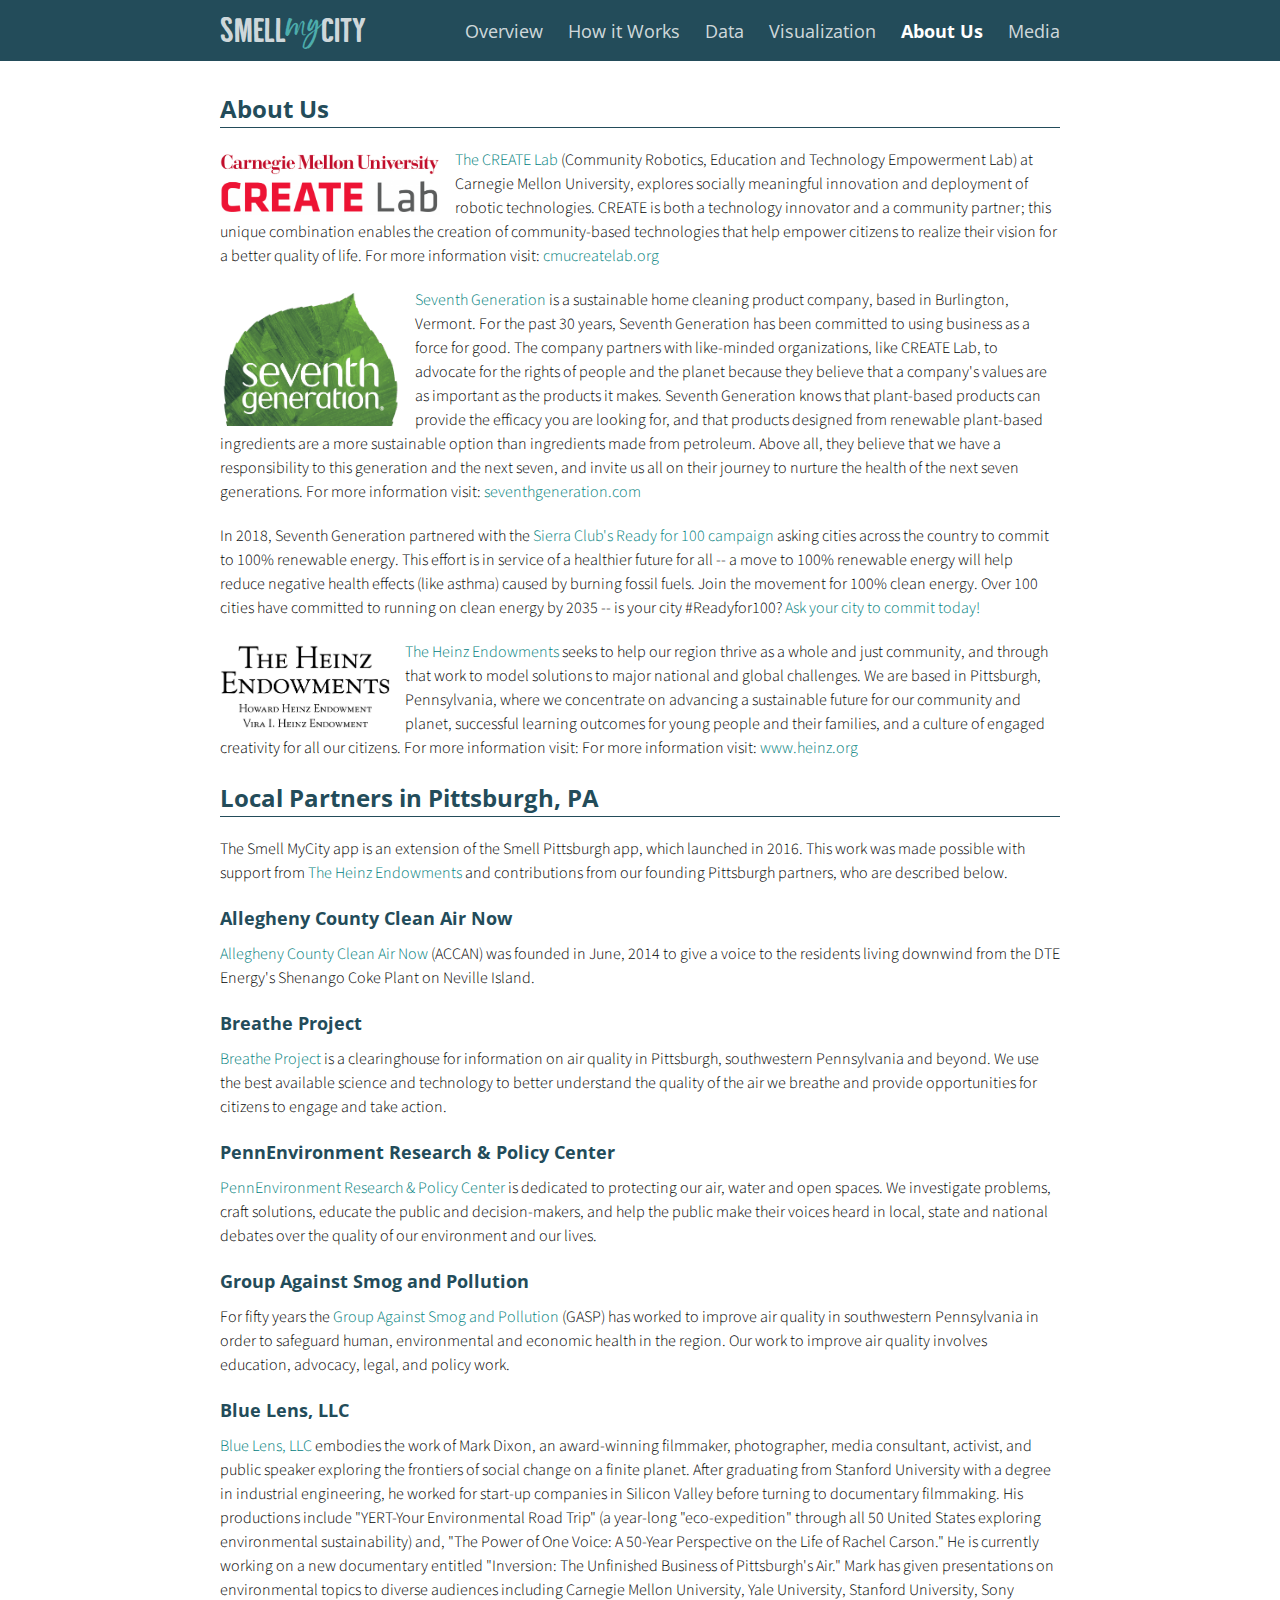
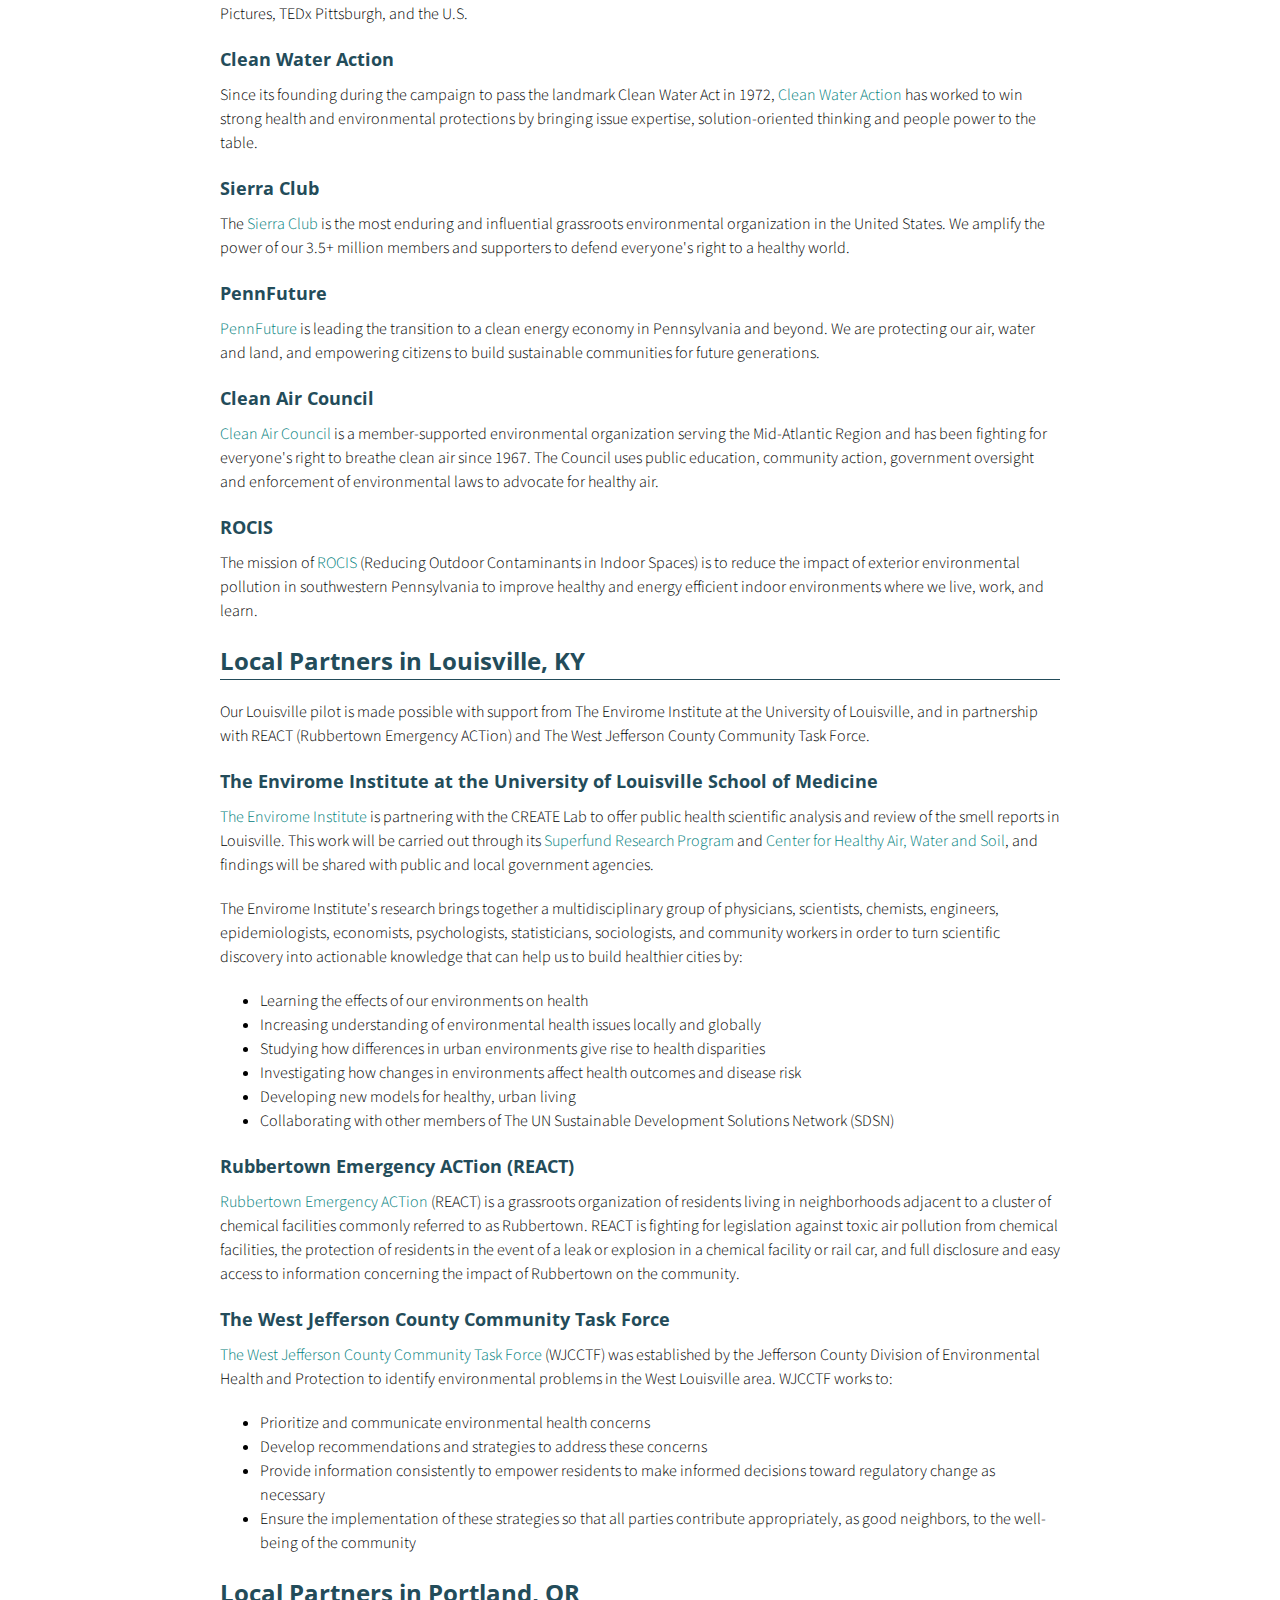
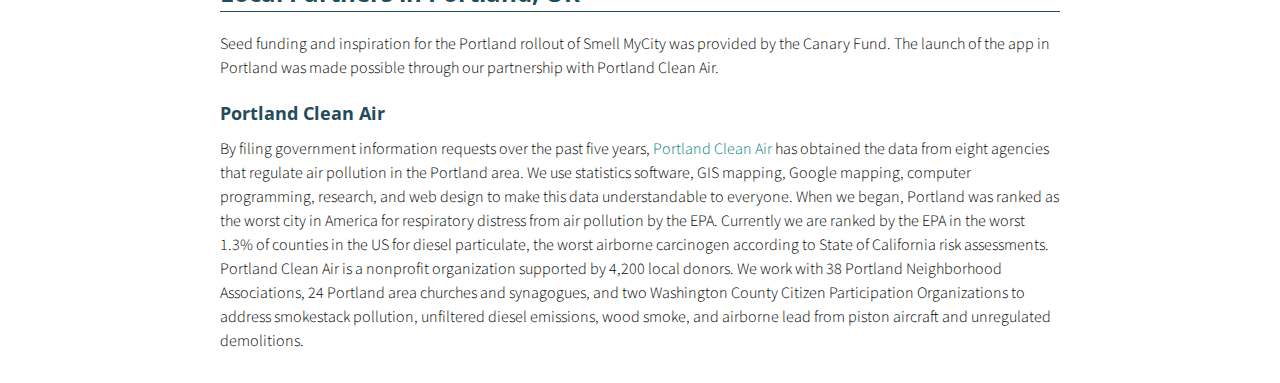
<file: about_us.html>
<!doctype html>
<html>

<head>
  <title>Smell MyCity</title>
  <meta charset="utf-8" name="viewport" content="width=device-width, initial-scale=1">
  <link href="css/frame.css" media="screen" rel="stylesheet" type="text/css" />
  <link href="css/controls.css" media="screen" rel="stylesheet" type="text/css" />
  <link href="css/custom.css" media="screen" rel="stylesheet" type="text/css" />
  <link href='https://fonts.googleapis.com/css?family=Open+Sans:400,700' rel='stylesheet' type='text/css'>
  <link href='https://fonts.googleapis.com/css?family=Open+Sans+Condensed:300,700' rel='stylesheet' type='text/css'>
  <link href="https://fonts.googleapis.com/css?family=Source+Sans+Pro:400,700" rel="stylesheet">
  <script src="https://ajax.googleapis.com/ajax/libs/jquery/3.3.1/jquery.min.js"></script>
  <script src="js/menu.js"></script>
  <style>
    .menu-about-us {
      color: rgb(255, 255, 255) !important;
      opacity: 1 !important;
      font-weight: 700 !important;
    }
  </style>
</head>

<body>
  <div class="menu-container"></div>
  <div class="content-container">
    <div class="content">
      <div class="content-table flex-column">
        <div class="flex-row">
          <div class="flex-item flex-column">
            <h2>About Us</h2>
            <hr>
            <p class="text">
              <img class="image image-wrap-text-1" src="img/create-logo.png">
              <a href="https://cmucreatelab.org/" target="_blank">The CREATE Lab</a> (Community Robotics, Education and Technology Empowerment Lab) at Carnegie Mellon University, explores socially meaningful innovation and deployment of robotic technologies. CREATE is both a technology innovator and a community partner; this unique combination enables the creation of community-based technologies that help empower citizens to realize their vision for a better quality of life.
              For more information visit: <a href="https://cmucreatelab.org/" target="_blank">cmucreatelab.org</a>
            </p>
            <p class="text">
              <img class="image image-wrap-text-2" src="img/7gen-logo.png">
              <a href="https://www.seventhgeneration.com" target="_blank">Seventh Generation</a> is a sustainable home cleaning product company, based in Burlington, Vermont.
              For the past 30 years, Seventh Generation has been committed to using business as a force for good.
              The company partners with like-minded organizations, like CREATE Lab, to advocate for the rights of people and the planet because they believe that a company's values are as important as the products it makes.
              Seventh Generation knows that plant-based products can provide the efficacy you are looking for, and that products designed from renewable plant-based ingredients are a more sustainable option than ingredients made from petroleum.
              Above all, they believe that we have a responsibility to this generation and the next seven, and invite us all on their journey to nurture the health of the next seven generations.
              For more information visit: <a href="https://www.seventhgeneration.com" target="_blank">seventhgeneration.com</a>
            </p>
            <p class="text">
              In 2018, Seventh Generation partnered with the <a href="https://www.sierraclub.org/ready-for-100" target="_blank">Sierra Club's Ready for 100 campaign</a> asking cities across the country to commit to 100% renewable energy.
              This effort is in service of a healthier future for all -- a move to 100% renewable energy will help reduce negative health effects (like asthma) caused by burning fossil fuels.
              Join the movement for 100% clean energy.
              Over 100 cities have committed to running on clean energy by 2035 -- is your city #Readyfor100?
              <a href="https://act.sierraclub.org/actions/National?actionId=AR0032635&id=70131000001LzlBAAS" target="_blank">Ask your city to commit today!</a>
            </p>
            <p class="text">
              <img class="image image-wrap-text-3" src="img/heinz-logo.jpg">
              <a href="http://www.heinz.org" target="_blank">The Heinz Endowments</a> seeks to help our region thrive as a whole and just community, and through that work to model solutions to major national and global challenges.
              We are based in Pittsburgh, Pennsylvania, where we concentrate on advancing a sustainable future for our community and planet, successful learning outcomes for young people and their families, and a culture of engaged creativity for all our citizens.
              For more information visit: For more information visit: <a href="http://www.heinz.org" target="_blank">www.heinz.org</a>
            </p>
            <h2>Local Partners in Pittsburgh, PA</h2>
            <hr>
            <p class="text">
              The Smell MyCity app is an extension of the Smell Pittsburgh app, which launched in 2016. This work was made possible with support from <a href="http://www.heinz.org/" target="_blank">The Heinz Endowments</a> and contributions from our founding Pittsburgh partners, who are described below.
            </p>
            <h3>Allegheny County Clean Air Now</h3>
            <p class="text">
              <a href="http://accan.org/" target="_blank">Allegheny County Clean Air Now</a> (ACCAN) was founded in June, 2014 to give a voice to the residents living downwind from the DTE Energy's Shenango Coke Plant on Neville Island.
            </p>
            <h3>Breathe Project</h3>
            <p class="text">
              <a href="https://breatheproject.org/about/" target="_blank">Breathe Project</a> is a clearinghouse for information on air quality in Pittsburgh, southwestern Pennsylvania and beyond. We use the best available science and technology to better understand the quality of the air we breathe and provide opportunities for citizens to engage and take action.
            </p>
            <h3>PennEnvironment Research & Policy Center</h3>
            <p class="text">
              <a href="https://pennenvironmentcenter.org/" target="_blank">PennEnvironment Research & Policy Center</a> is dedicated to protecting our air, water and open spaces. We investigate problems, craft solutions, educate the public and decision-makers, and help the public make their voices heard in local, state and national debates over the quality of our environment and our lives.
            </p>
            <h3>Group Against Smog and Pollution</h3>
            <p class="text">
              For fifty years the <a href="https://gasp-pgh.org/" target="_blank">Group Against Smog and Pollution</a> (GASP) has worked to improve air quality in southwestern Pennsylvania in order to safeguard human, environmental and economic health in the region. Our work to improve air quality involves education, advocacy, legal, and policy work.
            </p>
            <h3>Blue Lens, LLC</h3>
            <p class="text">
              <a href="http://lens.blue/" target="_blank">Blue Lens, LLC</a> embodies the work of Mark Dixon, an award-winning filmmaker, photographer, media consultant, activist, and public speaker exploring the frontiers of social change on a finite planet. After graduating from Stanford University with a degree in industrial engineering, he worked for start-up companies in Silicon Valley before turning to documentary filmmaking. His productions include "YERT-Your Environmental Road Trip" (a
              year-long "eco-expedition" through all 50 United States exploring environmental sustainability) and, "The Power of One Voice: A 50-Year Perspective on the Life of Rachel Carson." He is currently working on a new documentary entitled "Inversion: The Unfinished Business of Pittsburgh's Air." Mark has given presentations on environmental topics to diverse audiences including Carnegie Mellon University, Yale University, Stanford University, Sony Pictures, TEDx Pittsburgh, and the U.S.
            </p>
            <h3>Clean Water Action</h3>
            <p class="text">
              Since its founding during the campaign to pass the landmark Clean Water Act in 1972, <a href="https://www.cleanwateraction.org/" target="_blank">Clean Water Action</a> has worked to win strong health and environmental protections by bringing issue expertise, solution-oriented thinking and people power to the table.
            </p>
            <h3>Sierra Club</h3>
            <p class="text">
              The <a href="https://www.sierraclub.org/home" target="_blank">Sierra Club</a> is the most enduring and influential grassroots environmental organization in the United States. We amplify the power of our 3.5+ million members and supporters to defend everyone's right to a healthy world.
            </p>
            <h3>PennFuture</h3>
            <p class="text">
              <a href="https://www.pennfuture.org/" target="_blank">PennFuture</a> is leading the transition to a clean energy economy in Pennsylvania and beyond. We are protecting our air, water and land, and empowering citizens to build sustainable communities for future generations.
            </p>
            <h3>Clean Air Council</h3>
            <p class="text">
              <a href="https://cleanair.org/" target="_blank">Clean Air Council</a> is a member-supported environmental organization serving the Mid-Atlantic Region and has been fighting for everyone's right to breathe clean air since 1967. The Council uses public education, community action, government oversight and enforcement of environmental laws to advocate for healthy air.
            </p>
            <h3>ROCIS</h3>
            <p class="text">
              The mission of <a href="http://rocis.org/" target="_blank">ROCIS</a> (Reducing Outdoor Contaminants in Indoor Spaces) is to reduce the impact of exterior environmental pollution in southwestern Pennsylvania to improve healthy and energy efficient indoor environments where we live, work, and learn.
            </p>
            <h2>Local Partners in Louisville, KY</h2>
            <hr>
            <p class="text">
              Our Louisville pilot is made possible with support from The Envirome Institute at the University of Louisville, and in partnership with REACT (Rubbertown Emergency ACTion) and The West Jefferson County Community Task Force.
            </p>
            <h3>The Envirome Institute at the University of Louisville School of Medicine</h3>
            <p class="text">
              <a href="http://enviromeinstitute.com/" target="_blank">The Envirome Institute</a> is partnering with the CREATE Lab to offer public health scientific analysis and review of the smell reports in Louisville.
              This work will be carried out through its <a href="https://louisville.edu/enviromeinstitute/superfund" target="_blank">Superfund Research Program</a> and <a href="http://louisville.edu/envirome/healthyairwaterandsoil/about/center-for-healthy-air-water-and-soil/" target="_blank">Center for Healthy Air, Water and Soil</a>, and findings will be shared with public and local government agencies.
            </p>
            <p class="text">
              The Envirome Institute's research brings together a multidisciplinary group of physicians, scientists, chemists, engineers, epidemiologists, economists, psychologists, statisticians, sociologists, and community workers in order to turn scientific discovery into actionable knowledge that can help us to build healthier cities by:
            </p>
            <ul>
              <li>Learning the effects of our environments on health</li>
              <li>Increasing understanding of environmental health issues locally and globally</li>
              <li>Studying how differences in urban environments give rise to health disparities</li>
              <li>Investigating how changes in environments affect health outcomes and disease risk</li>
              <li>Developing new models for healthy, urban living</li>
              <li>Collaborating with other members of The UN Sustainable Development Solutions Network (SDSN)</li>
            </ul>
            <h3>Rubbertown Emergency ACTion (REACT)</h3>
            <p class="text">
              <a href="https://www.facebook.com/groups/317041690234/about/" target="_blank">Rubbertown Emergency ACTion</a> (REACT) is a grassroots organization of residents living in neighborhoods adjacent to a cluster of chemical facilities commonly referred to as Rubbertown.
              REACT is fighting for legislation against toxic air pollution from chemical facilities, the protection of residents in the event of a leak or explosion in a chemical facility or rail car, and full disclosure and easy access to information concerning the impact of Rubbertown on the community.
            </p>
            <h3>The West Jefferson County Community Task Force</h3>
            <p class="text">
              <a href="http://wjcctf.com/" target="_blank">The West Jefferson County Community Task Force</a> (WJCCTF) was established by the Jefferson County Division of Environmental Health and Protection to identify environmental problems in the West Louisville area.
              WJCCTF works to:
            </p>
            <ul>
              <li>Prioritize and communicate environmental health concerns</li>
              <li>Develop recommendations and strategies to address these concerns</li>
              <li>Provide information consistently to empower residents to make informed decisions toward regulatory change as necessary</li>
              <li>Ensure the implementation of these strategies so that all parties contribute appropriately, as good neighbors, to the well-being of the community</li>
            </ul>
            <h2>Local Partners in Portland, OR</h2>
            <hr>
            <p class="text">
              Seed funding and inspiration for the Portland rollout of Smell MyCity was provided by the Canary Fund. The launch of the app in Portland was made possible through our partnership with Portland Clean Air.
            </p>
            <h3>Portland Clean Air</h3>
            <p class="text">
              By filing government information requests over the past five years, <a href="http://portlandcleanair.org/" target="_blank">Portland Clean Air</a> has obtained the data from eight agencies that regulate air pollution in the Portland area.
              We use statistics software, GIS mapping, Google mapping, computer programming, research, and web design to make this data understandable to everyone.
              When we began, Portland was ranked as the worst city in America for respiratory distress from air pollution by the EPA.
              Currently we are ranked by the EPA in the worst 1.3% of counties in the US for diesel particulate, the worst airborne carcinogen according to State of California risk assessments.
              Portland Clean Air is a nonprofit organization supported by 4,200 local donors.
              We work with 38 Portland Neighborhood Associations, 24 Portland area churches and synagogues, and two Washington County Citizen Participation Organizations to address smokestack pollution, unfiltered diesel emissions, wood smoke, and airborne lead from piston aircraft and unregulated demolitions.
            </p>
          </div>
        </div>
      </div>
    </div>
  </div>
</body>
<script>
  (function (i, s, o, g, r, a, m) {
    i['GoogleAnalyticsObject'] = r;
    i[r] = i[r] || function () {
      (i[r].q = i[r].q || []).push(arguments)
    }, i[r].l = 1 * new Date();
    a = s.createElement(o),
      m = s.getElementsByTagName(o)[0];
    a.async = 1;
    a.src = g;
    m.parentNode.insertBefore(a, m)
  })(window, document, 'script', 'https://www.google-analytics.com/analytics.js', 'ga');

  ga('create', 'UA-10682694-20', 'auto');
  ga('send', 'pageview');

  function setDownloadUrl() {
    var root_url = "http://api.smellpittsburgh.org/";
    var api_url = "api/v1/smell_reports?timezone_offset=" + (new Date().getTimezoneOffset()) + "&start_time=1475121600&allegheny_county_only=true&format=csv";
    $("#download-button").attr("href", root_url + api_url);
  }

  $(setDownloadUrl)
</script>

</html>
</file>
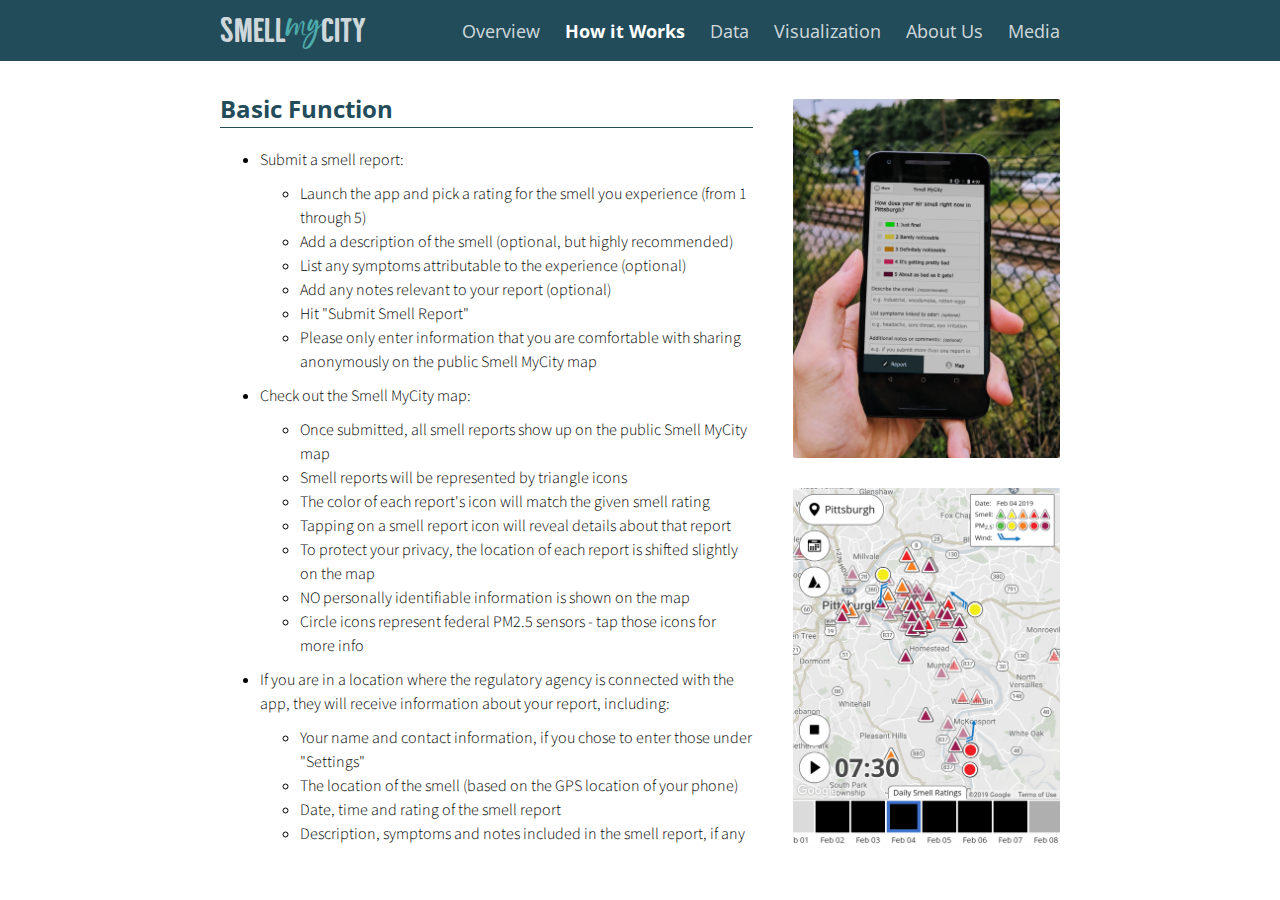
<file: how_it_works.html>
<!doctype html>
<html>

<head>
  <title>Smell MyCity</title>
  <meta charset="utf-8" name="viewport" content="width=device-width, initial-scale=1">
  <link href="css/frame.css" media="screen" rel="stylesheet" type="text/css" />
  <link href="css/controls.css" media="screen" rel="stylesheet" type="text/css" />
  <link href="css/custom.css" media="screen" rel="stylesheet" type="text/css" />
  <link href='https://fonts.googleapis.com/css?family=Open+Sans:400,700' rel='stylesheet' type='text/css'>
  <link href='https://fonts.googleapis.com/css?family=Open+Sans+Condensed:300,700' rel='stylesheet' type='text/css'>
  <link href="https://fonts.googleapis.com/css?family=Source+Sans+Pro:400,700" rel="stylesheet">
  <script src="https://ajax.googleapis.com/ajax/libs/jquery/3.3.1/jquery.min.js"></script>
  <script src="js/menu.js"></script>
  <style>
    .menu-how-it-works {
      color: rgb(255, 255, 255) !important;
      opacity: 1 !important;
      font-weight: 700 !important;
    }
  </style>
</head>

<body>
  <div class="menu-container"></div>
  <div class="content-container">
    <div class="content">
      <div class="content-table flex-column">
        <div class="flex-row">
          <div class="flex-item flex-item-stretch-2 flex-column">
            <h2>Basic Function</h2>
            <hr>
            <ul>
              <li>Submit a smell report:</li>
              <ul>
                <li>Launch the app and pick a rating for the smell you experience (from 1 through 5)</li>
                <li>Add a description of the smell (optional, but highly recommended)</li>
                <li>List any symptoms attributable to the experience (optional)</li>
                <li>Add any notes relevant to your report (optional)</li>
                <li>Hit "Submit Smell Report"</li>
                <li>Please only enter information that you are comfortable with sharing anonymously on the public Smell MyCity map</li>
              </ul>
              <li>Check out the Smell MyCity map:</li>
              <ul>
                <li>Once submitted, all smell reports show up on the public Smell MyCity map</li>
                <li>Smell reports will be represented by triangle icons</li>
                <li>The color of each report's icon will match the given smell rating</li>
                <li>Tapping on a smell report icon will reveal details about that report</li>
                <li>To protect your privacy, the location of each report is shifted slightly on the map</li>
                <li>NO personally identifiable information is shown on the map</li>
                <li>Circle icons represent federal PM2.5 sensors - tap those icons for more info</li>
              </ul>
              <li>If you are in a location where the regulatory agency is connected with the app, they will receive information about your report, including:</li>
              <ul>
                <li>Your name and contact information, if you chose to enter those under "Settings"</li>
                <li>The location of the smell (based on the GPS location of your phone)</li>
                <li>Date, time and rating of the smell report</li>
                <li>Description, symptoms and notes included in the smell report, if any</li>
              </ul>
            </ul>
          </div>
          <div class="flex-item flex-item-stretch flex-column">
            <img class="image" src="img/UI-1.jpg">
            <img class="image" src="img/UI-2.png">
          </div>
        </div>
      </div>
    </div>
  </div>
</body>
<script>
  (function (i, s, o, g, r, a, m) {
    i['GoogleAnalyticsObject'] = r;
    i[r] = i[r] || function () {
      (i[r].q = i[r].q || []).push(arguments)
    }, i[r].l = 1 * new Date();
    a = s.createElement(o),
      m = s.getElementsByTagName(o)[0];
    a.async = 1;
    a.src = g;
    m.parentNode.insertBefore(a, m)
  })(window, document, 'script', 'https://www.google-analytics.com/analytics.js', 'ga');

  ga('create', 'UA-10682694-20', 'auto');
  ga('send', 'pageview');
</script>

</html>
</file>
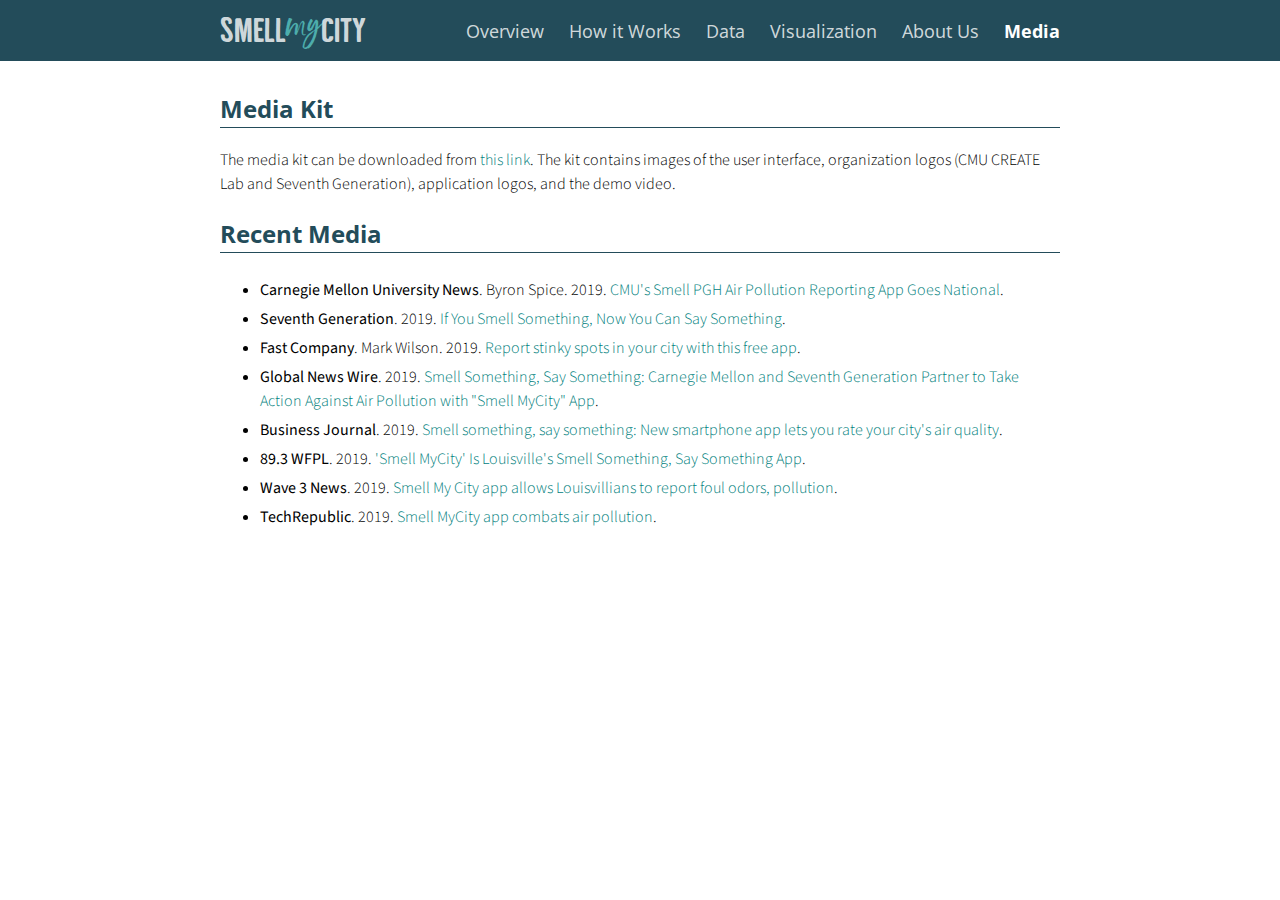
<file: media.html>
<!doctype html>
<html>

<head>
  <title>Smell MyCity</title>
  <meta charset="utf-8" name="viewport" content="width=device-width, initial-scale=1">
  <link href="css/frame.css" media="screen" rel="stylesheet" type="text/css" />
  <link href="css/controls.css" media="screen" rel="stylesheet" type="text/css" />
  <link href="css/custom.css" media="screen" rel="stylesheet" type="text/css" />
  <link href='https://fonts.googleapis.com/css?family=Open+Sans:400,700' rel='stylesheet' type='text/css'>
  <link href='https://fonts.googleapis.com/css?family=Open+Sans+Condensed:300,700' rel='stylesheet' type='text/css'>
  <link href="https://fonts.googleapis.com/css?family=Source+Sans+Pro:400,700" rel="stylesheet">
  <script src="https://ajax.googleapis.com/ajax/libs/jquery/3.3.1/jquery.min.js"></script>
  <script src="js/menu.js"></script>
  <style>
    .menu-media {
      color: rgb(255, 255, 255) !important;
      opacity: 1 !important;
      font-weight: 700 !important;
    }
  </style>
</head>

<body>
  <div class="menu-container"></div>
  <div class="content-container">
    <div class="content">
      <div class="content-table flex-column">
        <div class="flex-row">
          <div class="flex-item flex-column">
            <h2>Media Kit</h2>
            <hr>
            <p class="text">
              The media kit can be downloaded from <a href="https://drive.google.com/drive/folders/1xFXEOQW5i3pd3fTQTyKvIf4boWgcq98W" target="_blank">this link</a>.
              The kit contains images of the user interface, organization logos (CMU CREATE Lab and Seventh Generation), application logos, and the demo video.
            </p>
            <h2>Recent Media</h2>
            <hr>
            <ul>
              <li>
                <p class="text-small-margin">
                  <b>Carnegie Mellon University News</b>. Byron Spice. 2019.
                  <a href="https://www.cs.cmu.edu/news/cmu-smell-pgh-air-pollution-reporting-app-goes-national" target="_blank">CMU's Smell PGH Air Pollution Reporting App Goes National</a>.
                </p>
              </li>
              <li>
                <p class="text-small-margin">
                  <b>Seventh Generation</b>. 2019.
                  <a href="https://www.seventhgeneration.com/blog/if-you-smell-something-now-you-can-say-something" target="_blank">If You Smell Something, Now You Can Say Something</a>.
                </p>
              </li>
              <li>
                <p class="text-small-margin">
                  <b>Fast Company</b>. Mark Wilson. 2019.
                  <a href="https://www.fastcompany.com/90326996/report-stinky-spots-in-your-city-with-this-free-app" target="_blank">Report stinky spots in your city with this free app</a>.
                </p>
              </li>
              <li>
                <p class="text-small-margin">
                  <b>Global News Wire</b>. 2019.
                  <a href="https://www.globenewswire.com/news-release/2019/03/29/1788489/0/en/Smell-Something-Say-Something-Carnegie-Mellon-and-Seventh-Generation-Partner-to-Take-Action-Against-Air-Pollution-with-Smell-MyCity-App.html" target="_blank">Smell Something, Say Something: Carnegie Mellon and Seventh Generation Partner to Take Action Against Air Pollution with "Smell MyCity" App</a>.
                </p>
              </li>
              <li>
                <p class="text-small-margin">
                  <b>Business Journal</b>. 2019.
                  <a href="https://www.northbaybusinessjournal.com/industrynews/technology/9444110-181/smell-mycity" target="_blank">Smell something, say something: New smartphone app lets you rate your city's air quality</a>.
                </p>
              </li>
              <li>
                <p class="text-small-margin">
                  <b>89.3 WFPL</b>. 2019.
                  <a href="https://wfpl.org/smell-mycity-is-louisvilles-smell-something-say-something-app/" target="_blank">'Smell MyCity' Is Louisville's Smell Something, Say Something App</a>.
                </p>
              </li>
              <li>
                <p class="text-small-margin">
                  <b>Wave 3 News</b>. 2019.
                  <a href="https://www.wave3.com/2019/03/29/smell-my-city-app-allows-louisvillians-report-foul-odors-pollution/" target="_blank">Smell My City app allows Louisvillians to report foul odors, pollution</a>.
                </p>
              </li>
              <li>
                <p class="text-small-margin">
                  <b>TechRepublic</b>. 2019.
                  <a href="https://www.techrepublic.com/videos/smell-mycity-app-combats-air-pollution/" target="_blank">Smell MyCity app combats air pollution</a>.
                </p>
              </li>
            </ul>
          </div>
        </div>
      </div>
    </div>
  </div>
</body>
<script>
  (function (i, s, o, g, r, a, m) {
    i['GoogleAnalyticsObject'] = r;
    i[r] = i[r] || function () {
      (i[r].q = i[r].q || []).push(arguments)
    }, i[r].l = 1 * new Date();
    a = s.createElement(o),
      m = s.getElementsByTagName(o)[0];
    a.async = 1;
    a.src = g;
    m.parentNode.insertBefore(a, m)
  })(window, document, 'script', 'https://www.google-analytics.com/analytics.js', 'ga');

  ga('create', 'UA-10682694-20', 'auto');
  ga('send', 'pageview');

  function setDownloadUrl() {
    var root_url = "http://api.smellpittsburgh.org/";
    var api_url = "api/v1/smell_reports?timezone_offset=" + (new Date().getTimezoneOffset()) + "&start_time=1475121600&allegheny_county_only=true&format=csv";
    $("#download-button").attr("href", root_url + api_url);
  }

  $(setDownloadUrl)
</script>

</html>
</file>
<file: css/frame.css>
/*************************************************************************
 * GitHub: https://github.com/yenchiah/project-website-template
 * Version: v3.11
 * This CSS file is for the website frame
 * If you want to keep this template updated, avoid modifying this file
 * Instead, add your own CSS in the index.css
 *************************************************************************/

html,
body {
  margin: 0;
  padding: 0;
  background-color: white;
  font-family: 'Open Sans', Helvetica, Arial, sans-serif;
  left: 0;
  right: 0;
  width: auto;
}

a {
  outline: none;
  cursor: pointer;
}

img {
  -webkit-touch-callout: none;
  -webkit-user-select: none;
  -khtml-user-select: none;
  -moz-user-select: none;
  -ms-user-select: none;
  user-select: none;
}

video {
  -webkit-touch-callout: none;
  -webkit-user-select: none;
  -khtml-user-select: none;
  -moz-user-select: none;
  -ms-user-select: none;
  user-select: none;
}

h2 {
  font-size: 24px;
  margin: 10px 0 0 0;
  padding: 0;
  font-weight: bold;
  font-family: 'Open Sans', Helvetica, Arial, sans-serif;
}

h3 {
  font-size: 18px;
  margin: 10px 0 0 0;
  padding: 0;
  font-weight: bold;
  font-family: 'Open Sans', Helvetica, Arial, sans-serif;
}

ul {
  margin: 10px 0 10px 0;
}

hr {
  border: 0;
  height: 1px;
  background: #333;
  margin: 0 0 10px 0;
}

.menu-container {
  z-index: 2;
  position: relative;
  width: 100%;
  background-color: #212121;
  min-width: 300px;
  -webkit-touch-callout: none;
  -webkit-user-select: none;
  -khtml-user-select: none;
  -moz-user-select: none;
  -ms-user-select: none;
  user-select: none;
}

.menu {
  position: relative;
  margin: 0 auto;
  max-width: 900px;
}

.menu-table {
  padding: 10px 10px;
  width: 100%;
  margin: 0;
}

.menu-highlight {
  color: rgb(255, 255, 255) !important;
  opacity: 1 !important;
  font-weight: 700 !important;
}

.logo {
  margin-left: 20px;
}

.logo a {
  color: rgba(255, 255, 255, 0.8);
  font-family: 'Open Sans Condensed', Helvetica, Arial, sans-serif;
  font-size: 30px;
  text-decoration: none;
  font-weight: 700;
  flex: 1 auto;
}

.menu-button {
  width: 40px;
  height: 40px;
  display: none;
  cursor: pointer;
  margin-right: 20px;
}

.menu-button img {
  width: 30px;
  height: 30px;
}

.menu-items a {
  color: rgba(255, 255, 255, 0.8);
  text-decoration: none;
  font-weight: 400;
  font-size: 18px;
  flex: 1 auto;
  transition: opacity 0.1s ease-in-out;
  -moz-transition: opacity 0.1s ease-in-out;
  -webkit-transition: opacity 0.1s ease-in-out;
  font-family: 'Open Sans', Helvetica, Arial, sans-serif;
  white-space: nowrap;
}

.menu-items a:not(:last-child) {
  margin-right: 25px;
}

.menu-items a:hover {
  color: rgb(255, 255, 255);
  opacity: 1;
}

.content-container {
  z-index: 1;
  position: relative;
  width: 100%;
  min-width: 300px;
}

.content {
  position: relative;
  margin: 0 auto;
  font-size: 16px;
  font-family: 'Source Sans Pro', Helvetica, Arial, sans-serif;
  font-weight: 300;
  line-height: 1.5;
  max-width: 900px;
}

.content p a {
  text-decoration: none;
  color: #005cbf;
}

.content p a:hover {
  text-decoration: underline;
}

.content-table {
  padding: 20px 10px;
  width: 100%;
  margin: 0;
}

.flex-column {
  display: flex;
  flex-direction: column;
  flex-wrap: wrap;
  justify-content: flex-start;
  align-items: stretch;
  align-content: stretch;
  box-sizing: border-box;
}

.flex-row-space-between {
  display: flex;
  flex-direction: row;
  flex-wrap: wrap;
  justify-content: space-between;
  align-items: center;
  align-content: stretch;
  box-sizing: border-box;
}

.flex-row {
  display: flex;
  flex-direction: row;
  flex-wrap: wrap;
  justify-content: flex-start;
  align-items: center;
  align-content: stretch;
  box-sizing: border-box;
}

.flex-row-center {
  display: flex;
  flex-direction: row;
  flex-wrap: wrap;
  justify-content: center;
  align-items: center;
  align-content: stretch;
  box-sizing: border-box;
}

.flex-item-stretch {
  flex: 1 auto;
}

.flex-item-stretch-2 {
  flex: 1 auto;
}

.flex-item-stretch-3 {
  flex: 1 auto;
}

.flex-item-stretch-4 {
  flex: 1 auto;
}

.flex-item-stretch-5 {
  flex: 1 auto;
}

.flex-item {
  margin: 0 20px;
}

.left-align {
  float: left;
}

.right-align {
  float: right;
}

.full-width {
  width: 100%;
}

.badge-text {
  font-size: 30px;
  font-weight: 700;
}

.text {
  margin: 10px 0 10px 0;
  padding: 0;
}

.text-large-margin {
  margin: 15px 0 15px 0;
  padding: 0;
}

.text-small-margin {
  margin: 5px 0 5px 0;
  padding: 0;
}

.text-no-margin {
  margin: 0;
  padding: 0;
}

.image {
  border-radius: 2px;
  width: 100%;
  margin: 15px 0;
  -webkit-touch-callout: none;
  -webkit-user-select: none;
  -khtml-user-select: none;
  -moz-user-select: none;
  -ms-user-select: none;
  user-select: none;
  display: flex;
}

.image img,
.image video {
  width: 100%;
  height: auto;
  box-sizing: border-box;
  display: table-cell;
  overflow: hidden;
  border-radius: 2px;
}

.adaptive-image {
  background-position: center;
  background-repeat: no-repeat;
  background-size: cover;
}

.image-wrap-text {
  float: left;
  margin: 5px 40px 25px 0;
}

.image-caption {
  width: 100%;
  text-align: center;
  margin-top: -10px;
  margin-bottom: 10px;
}

.max-width-400 {
  max-width: 400px;
}

.max-width-140 {
  max-width: 140px;
}

ol.publication {
  display: flex;
  flex-direction: column-reverse;
  list-style: none;
  margin: 7px 0 7px 0;
  padding: 0;
  flex-wrap: wrap;
}

ol.publication li {
  display: flex;
  align-items: baseline;
  margin: 0;
  padding: 0;
}

ol.publication li p:before {
  line-height: 1;
  margin-right: 5px;
}

ol.publication.C-list {
  counter-reset: C-counter;
}

ol.publication.C-list li p {
  counter-increment: C-counter;
}

ol.publication.C-list li p:before {
  content: "[C"counter(C-counter)"]";
}

ol.publication.J-list {
  counter-reset: J-counter;
}

ol.publication.J-list li p {
  counter-increment: J-counter;
}

ol.publication.J-list li p:before {
  content: "[J"counter(J-counter)"]";
}

ol.publication.T-list {
  counter-reset: T-counter;
}

ol.publication.T-list li p {
  counter-increment: T-counter;
}

ol.publication.T-list li p:before {
  content: "[T"counter(T-counter)"]";
}

ol.publication.O-list {
  counter-reset: O-counter;
}

ol.publication.O-list li p {
  counter-increment: O-counter;
}

ol.publication.O-list li p:before {
  content: "[O"counter(O-counter)"]";
}

ol.publication.P-list {
  counter-reset: P-counter;
}

ol.publication.P-list li p {
  counter-increment: P-counter;
}

ol.publication.P-list li p:before {
  content: "[P"counter(P-counter)"]";
}

ol.publication.M-list {
  counter-reset: M-counter;
}

ol.publication.M-list li p {
  counter-increment: M-counter;
}

ol.publication.M-list li p:before {
  content: "[M"counter(M-counter)"]";
}

ol.publication.F-list {
  counter-reset: F-counter;
}

ol.publication.F-list li p {
  counter-increment: F-counter;
}

ol.publication.F-list li p:before {
  content: "[F"counter(F-counter)"]";
}

ol.publication.A-list {
  counter-reset: A-counter;
}

ol.publication.A-list li p {
  counter-increment: A-counter;
}

ol.publication.A-list li p:before {
  content: "[A"counter(A-counter)"]";
}

.noselect {
  -webkit-touch-callout: none;
  -webkit-user-select: none;
  -khtml-user-select: none;
  -moz-user-select: none;
  -ms-user-select: none;
  user-select: none;
}

.center-align-content {
  display: flex;
  justify-content: center;
  align-items: center;
}

.left-align-content {
  display: flex;
  justify-content: flex-start;
  align-items: center;
}

.text-large {
  font-size: 20px;
}

.text-small {
  font-size: 12px;
}

.text-italic {
  font-style: italic;
}

.text-justify {
  text-align: justify;
}

.text-center {
  text-align: center;
}

.iframe-container {
  position: absolute;
  top: 61px;
  bottom: 0;
  left: 0;
  height: auto;
  width: 100%;
  min-width: 300px;
}

.iframe {
  border: 0;
  width: 100%;
  height: 100%;
}

.force-no-scroll {
  overflow-y: hidden;
}

.force-scroll {
  overflow-y: scroll;
}

.highlight-text {
  font-weight: bold;
}

.add-top-margin {
  margin-top: 15px;
}

.add-top-margin-small {
  margin-top: 5px;
}

.add-bottom-margin {
  margin-bottom: 15px;
}

.add-bottom-margin-small {
  margin-bottom: 5px;
}

.custom-text-info,
.custom-text-info p,
.custom-text-info a {
  color: #17a2b8;
}

.custom-text-info a:hover {
  color: #007082;
}

.custom-text-primary,
.custom-text-primary p,
.custom-text-primary a {
  color: #007bff;
}

.custom-text-primary a:hover {
  color: #005cbf;
}

.custom-text-danger,
.custom-text-danger p,
.custom-text-danger a {
  color: #dc3545;
}

.custom-text-danger a:hover {
  color: #a71120;
}

.gallery {
  display: flex;
  flex-direction: row;
  flex-wrap: wrap;
  justify-content: flex-start;
  align-items: center;
  align-content: stretch;
  box-sizing: border-box;
  width: 100%;
  padding: 0 10px;
}

.gallery a {
  border: 1px solid rgba(0, 0, 0, 0);
  color: black;
  text-decoration: none;
  padding: 10px;
  cursor: default;
  -webkit-touch-callout: none;
  -webkit-user-select: none;
  -khtml-user-select: none;
  -moz-user-select: none;
  -ms-user-select: none;
  user-select: none;
}

.gallery a>img,
.gallery a>video {
  border-radius: 2px;
  width: 100%;
  background-image: url(../img/loading.gif);
  background-repeat: no-repeat;
  background-size: 30px 30px;
  background-position: center;
  min-height: 50px;
}

.gallery a>div {
  width: 100%;
  text-align: center;
}

@media screen and (min-width: 900px) {
  .flex-item-stretch {
    flex: 1;
  }

  .flex-item-stretch-2 {
    flex: 2;
  }

  .flex-item-stretch-3 {
    flex: 3;
  }

  .flex-item-stretch-4 {
    flex: 4;
  }

  .flex-item-stretch-5 {
    flex: 5;
  }
}

@media screen and (max-width: 750px) {
  .logo {
    -webkit-tap-highlight-color: transparent;
  }

  .menu-items {
    display: none;
    width: 100%;
  }

  .menu-items a:first-child {
    margin-top: 10px;
  }

  .menu-items a {
    width: 100%;
    padding: 10px 0;
    border-top: 1px solid rgba(255, 255, 255, 0.5);
  }

  .menu-button {
    display: flex;
    flex-direction: row;
    flex-wrap: wrap;
    justify-content: flex-end;
    align-items: center;
    align-content: stretch;
    box-sizing: border-box;
    -webkit-tap-highlight-color: transparent;
  }

  .menu-button:focus {
    pointer-events: none;
  }

  .menu-button:focus+.menu-items {
    display: block;
  }

  .menu-button:focus+.menu-items a {
    display: block;
  }

  .menu-items:hover {
    display: block;
  }

  .menu-items>a {
    display: block;
  }

  .image-wrap-text {
    max-width: 100%;
    margin-bottom: 20px;
  }
}

@media screen and (min-width: 900px) {
  .gallery a {
    flex: 1 0 25%;
    max-width: 25%;
  }
}

@media screen and (min-width: 700px) and (max-width: 900px) {
  .gallery a {
    flex: 1 0 33.3%;
    max-width: 33.3%;
  }
}

@media screen and (min-width: 500px) and (max-width: 700px) {
  .gallery a {
    flex: 1 0 50%;
    max-width: 50%;
  }
}

@media screen and (max-width: 500px) {
  .gallery a {
    flex: 1 0 100%;
    max-width: 100%;
  }
}
</file>
<file: css/controls.css>
/*************************************************************************
 * GitHub: https://github.com/yenchiah/project-website-template
 * Version: v3.11
 * This CSS file has control elements that do not require JavaScript
 * If you want to keep this template updated, avoid modifying this file
 * Instead, add your own CSS in the index.css
 *************************************************************************/

.custom-image-button {
  display: flex;
  flex-direction: column;
  flex-wrap: wrap;
  justify-content: flex-start;
  align-items: stretch;
  align-content: stretch;
  box-sizing: border-box;
  text-decoration: none;
  -webkit-touch-callout: none;
  -webkit-user-select: none;
  -khtml-user-select: none;
  -moz-user-select: none;
  -ms-user-select: none;
  user-select: none;
}

.custom-button {
  font-family: 'Open Sans', Helvetica, Arial, sans-serif;
  padding: 10px 20px;
  text-align: center;
  font-size: 14px;
  line-height: 15px;
  outline: none;
  border-radius: 2px;
  cursor: pointer;
  box-shadow: none;
  transition: background-color 0.1s, box-shadow 0.1s, border 0.1s;
  text-decoration: none;
  display: block;
  box-sizing: border-box;
  color: white;
  border: 1px solid #7d7d7d;
  background-color: #7d7d7d;
  -webkit-touch-callout: none;
  -webkit-user-select: none;
  -khtml-user-select: none;
  -moz-user-select: none;
  -ms-user-select: none;
  user-select: none;
}

.custom-button:not(:disabled):hover {
  background-color: #4d4d4d;
  border-color: #4d4d4d;
}

.custom-button:not(:disabled):active {
  background-color: #4d4d4d;
  border-color: #4d4d4d;
}

.custom-button:disabled {
  opacity: 0.4;
  cursor: default;
}

.custom-button-primary {
  background-color: #007bff;
  border-color: #007bff;
}

.custom-button-primary:not(:disabled):hover {
  background-color: #005cbf;
  border-color: #005cbf;
}

.custom-button-primary:not(:disabled):active {
  background-color: #005cbf;
  border-color: #005cbf;
}

.custom-button-danger {
  background-color: #dc3545;
  border-color: #dc3545;
}

.custom-button-danger:not(:disabled):hover {
  background-color: #a71120;
  border-color: #a71120;
}

.custom-button-danger:not(:disabled):active {
  background-color: #a71120;
  border-color: #a71120;
}

.custom-button-info {
  background-color: #17a2b8;
  border-color: #17a2b8;
}

.custom-button-info:not(:disabled):hover {
  background-color: #007082;
  border-color: #007082;
}

.custom-button-info:not(:disabled):active {
  background-color: #007082;
  border-color: #007082;
}

.custom-button-flat {
  font-family: 'Open Sans', Helvetica, Arial, sans-serif;
  text-align: center;
  font-size: 16px;
  line-height: 16px;
  outline: none;
  border-radius: 48px;
  cursor: pointer;
  box-shadow: none;
  transition: background-color 0.1s, box-shadow 0.1s, border 0.1s;
  text-decoration: none;
  color: black;
  border: 1px solid #777777;
  background-color: white;
  padding: 13px;
  display: flex;
  flex-direction: row;
  flex-wrap: wrap;
  justify-content: center;
  align-items: center;
  align-content: center;
  box-sizing: border-box;
  -webkit-touch-callout: none;
  -webkit-user-select: none;
  -khtml-user-select: none;
  -moz-user-select: none;
  -ms-user-select: none;
  user-select: none;
}

.custom-button-flat.large {
  font-size: 18px;
  line-height: 18px;
  padding: 17px;
  border-radius: 56px;
}

.custom-button-flat.small {
  font-size: 14px;
  line-height: 14px;
  padding: 12px;
  border-radius: 42px;
}

.custom-button-flat:disabled {
  opacity: 0.4;
  cursor: default;
}

.custom-button-flat img {
  width: 20px;
  height: 20px;
}

.custom-button-flat.small img {
  width: 16px;
  height: 16px;
}

.custom-button-flat.large img {
  width: 24px;
  height: 24px;
}

.custom-button-flat span {
  margin-left: 6px;
}

.custom-textbox {
  font-family: 'Source Sans Pro', Helvetica, Arial, sans-serif;
  box-sizing: border-box;
  padding: 5px 10px;
  background: rgb(255, 255, 255);
  border: 1px solid #7d7d7d;
  font-size: 16px !important;
  outline: none;
  border-radius: 2px;
  width: 100%;
  min-height: 37px;
  max-height: 37px;
  resize: vertical;
}

textarea.custom-textbox {
  min-height: 60px !important;
  max-height: 200px !important;
}

input[readonly].custom-textbox {
  cursor: default;
  pointer-events: none;
  background: rgb(230, 230, 230);
}

.control-group {
  display: flex;
  flex-direction: row;
  flex-wrap: wrap;
  justify-content: flex-start;
  align-items: center;
  align-content: stretch;
  box-sizing: border-box;
  -webkit-touch-callout: none;
  -webkit-user-select: none;
  -khtml-user-select: none;
  -moz-user-select: none;
  -ms-user-select: none;
  user-select: none;
}

.control-group .custom-image-button {
  margin: 10px 0 10px 0;
}

.control-group .custom-image-button:not(:last-child) {
  margin-right: 15px;
}

.control-group .custom-button {
  margin: 10px 0 10px 0;
}

.control-group .custom-button:not(:last-child) {
  margin-right: 15px;
}

.control-group .custom-button-flat {
  margin: 10px 0 10px 0;
}

.control-group .custom-button-flat:not(:last-child) {
  margin-right: 15px;
}

.control-group .custom-textbox {
  margin: 10px 0 10px 0;
}

.control-group .custom-textbox:not(:last-child) {
  margin-right: 15px;
}

@media screen and (max-width: 500px) {
  .stretch-on-mobile {
    margin-left: 0 !important;
    margin-right: 0 !important;
    flex: 1 0 100%;
    max-width: 100%;
  }
}
</file>
<file: css/custom.css>
/*************************************************************************
 * Your custom CSS file
 *************************************************************************/

#download-button-container {
  display: none;
}

#download-button {
  padding: 10px 20px;
  margin: 5px 0 15px 0;
  font-size: 16px;
  width: 250px;
  background-color: rgb(77, 173, 172);
  border-color: rgb(77, 173, 172);
}

#download-button:hover {
  background-color: rgb(28, 124, 123);
  border-color: rgb(28, 124, 123);
}

#region-dropdown {
  width: 250px;
}

#timezone-dropdown {
  width: 250px;
}

#zipcode-input {
  width: 250px;
}

#to-time-input,
#from-time-input {
  width: 110px;
}

#to-time-input:disabled,
#from-time-input:disabled {
  opacity: 0.5;
}

#to-time-txt {
  margin: 0px 5px;
}

#demo-video {
  max-width: 400px;
}

#zipcode-input-container {
  display: none;
}

.ui-datepicker.ui-widget.ui-widget-content {
  border: 1px solid #7d7d7d;
  box-shadow: 0 4px 8px rgba(0, 0, 0, 0.15);
}

.ui-datepicker td span,
.ui-datepicker td a {
  padding: 0.4em;
}

.menu-container {
  background-color: #234c5a;
}

h4,
h3,
h2,
.badge-text {
  color: #234c5a !important;
}

hr {
  background: #234c5a;
}

.content p a {
  color: rgb(0, 128, 125) !important;
}

.logo-font-1 {
  font-family: "SVG_Trade_Gothic_XBold";
  font-size: 33px;
  line-height: 33px;
}

.logo-font-2 {
  font-family: "Ernest&Emily";
  color: rgb(77, 173, 172);
  font-weight: normal;
  vertical-align: top;
  font-size: 33px;
  line-height: 33px;
}

.logo a {
  display: inline-block;
}

.image-wrap-text-1 {
  margin: 5px 15px 5px 0;
  float: left;
  max-width: 220px;
}

.image-wrap-text-2 {
  margin: 5px 15px 5px 0;
  float: left;
  max-width: 180px;
}

.image-wrap-text-3 {
  margin: 5px 15px 5px 0;
  float: left;
  max-width: 170px;
}

#all-time-time-txt {
  margin-left: 5px;
}

input::placeholder {
  color: #a7a7a7;
}

@media screen and (min-width: 900px) {
  .flex-item-stretch-demo-video {
    flex: 2.1;
  }
}

@media screen and (max-width: 500px) {
  .image-wrap-text-1 {
    max-width: 100%;
    margin-bottom: 10px;
  }

  .image-wrap-text-2 {
    max-width: 100%;
    margin-bottom: 10px;
  }

  .image-wrap-text-3 {
    max-width: 100%;
    margin-bottom: 10px;
  }
}

@font-face {
  font-family: "Ernest&Emily";
  src: url(Ernest&Emily.otf);
}

@font-face {
  font-family: "SVG_Trade_Gothic_XBold";
  src: url(SVG_Trade_Gothic_XBold.otf);
}
</file>
